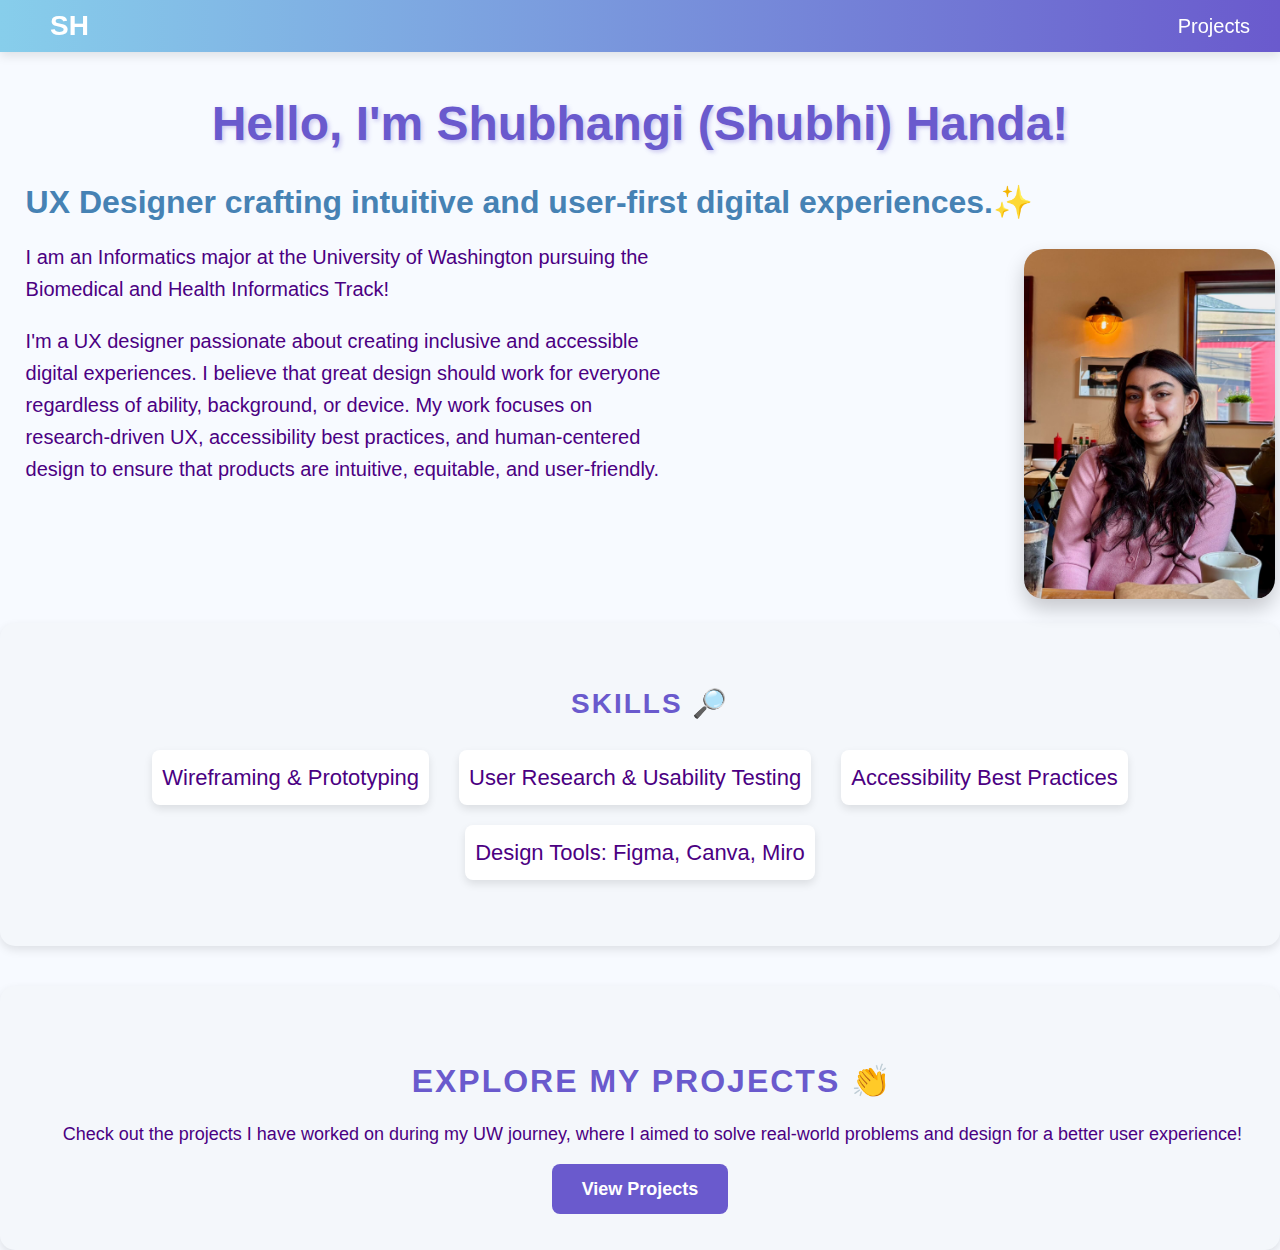
<file: index.html>
<!DOCTYPE html>
<html lang="en">
<head>
    <meta charset="utf-8">
    <meta name="author" content="Shubhangi Handa">
    <meta name="description" content="Webpage about Shubhangi Handa and UX Portfolio">
    <title>Shubhangi Handa</title>
    <link rel="stylesheet" href="style.css">
</head>
<body>
    <header>
        <nav role="navigation">
            <div class="logo"><a href="index.html" class="navigate">SH</a></div>
            <a href="projects.html" class="navigate">Projects</a>
        </nav>
      </header>
<h1>Hello, I'm Shubhangi (Shubhi) Handa!</h1>
<h2>UX Designer crafting intuitive and user-first digital experiences.✨</h2>

<section class="about-me">
<p>I am an Informatics major at the University of Washington pursuing the Biomedical and Health Informatics Track!</p>
<p>I'm a UX designer passionate about creating inclusive and accessible digital experiences. I believe that great design should work for everyone regardless of ability, background, or device. My work focuses on research-driven UX, accessibility best practices, and human-centered design to ensure that products are intuitive, equitable, and user-friendly. </p>
</section>

<img src="img\shubhihandapic.JPG" alt="Image of Shubhi Handa"></p>

<section class="skills">
    <h2>Skills 🔎</h2>
    <ul>
        <li>Wireframing & Prototyping</li>
        <li>User Research & Usability Testing</li>
        <li>Accessibility Best Practices</li>
        <li>Design Tools: Figma, Canva, Miro</li>
    </ul>
</section>

<section class="seeprojects">
    <h2>Explore My Projects 👏</h2>
    <p>Check out the projects I have worked on during my UW journey, where I aimed to solve real-world problems and design for a better user experience!</p>
    <a href="projects.html" class="btn">View Projects</a>
</section>
</body>
</html>
</file>
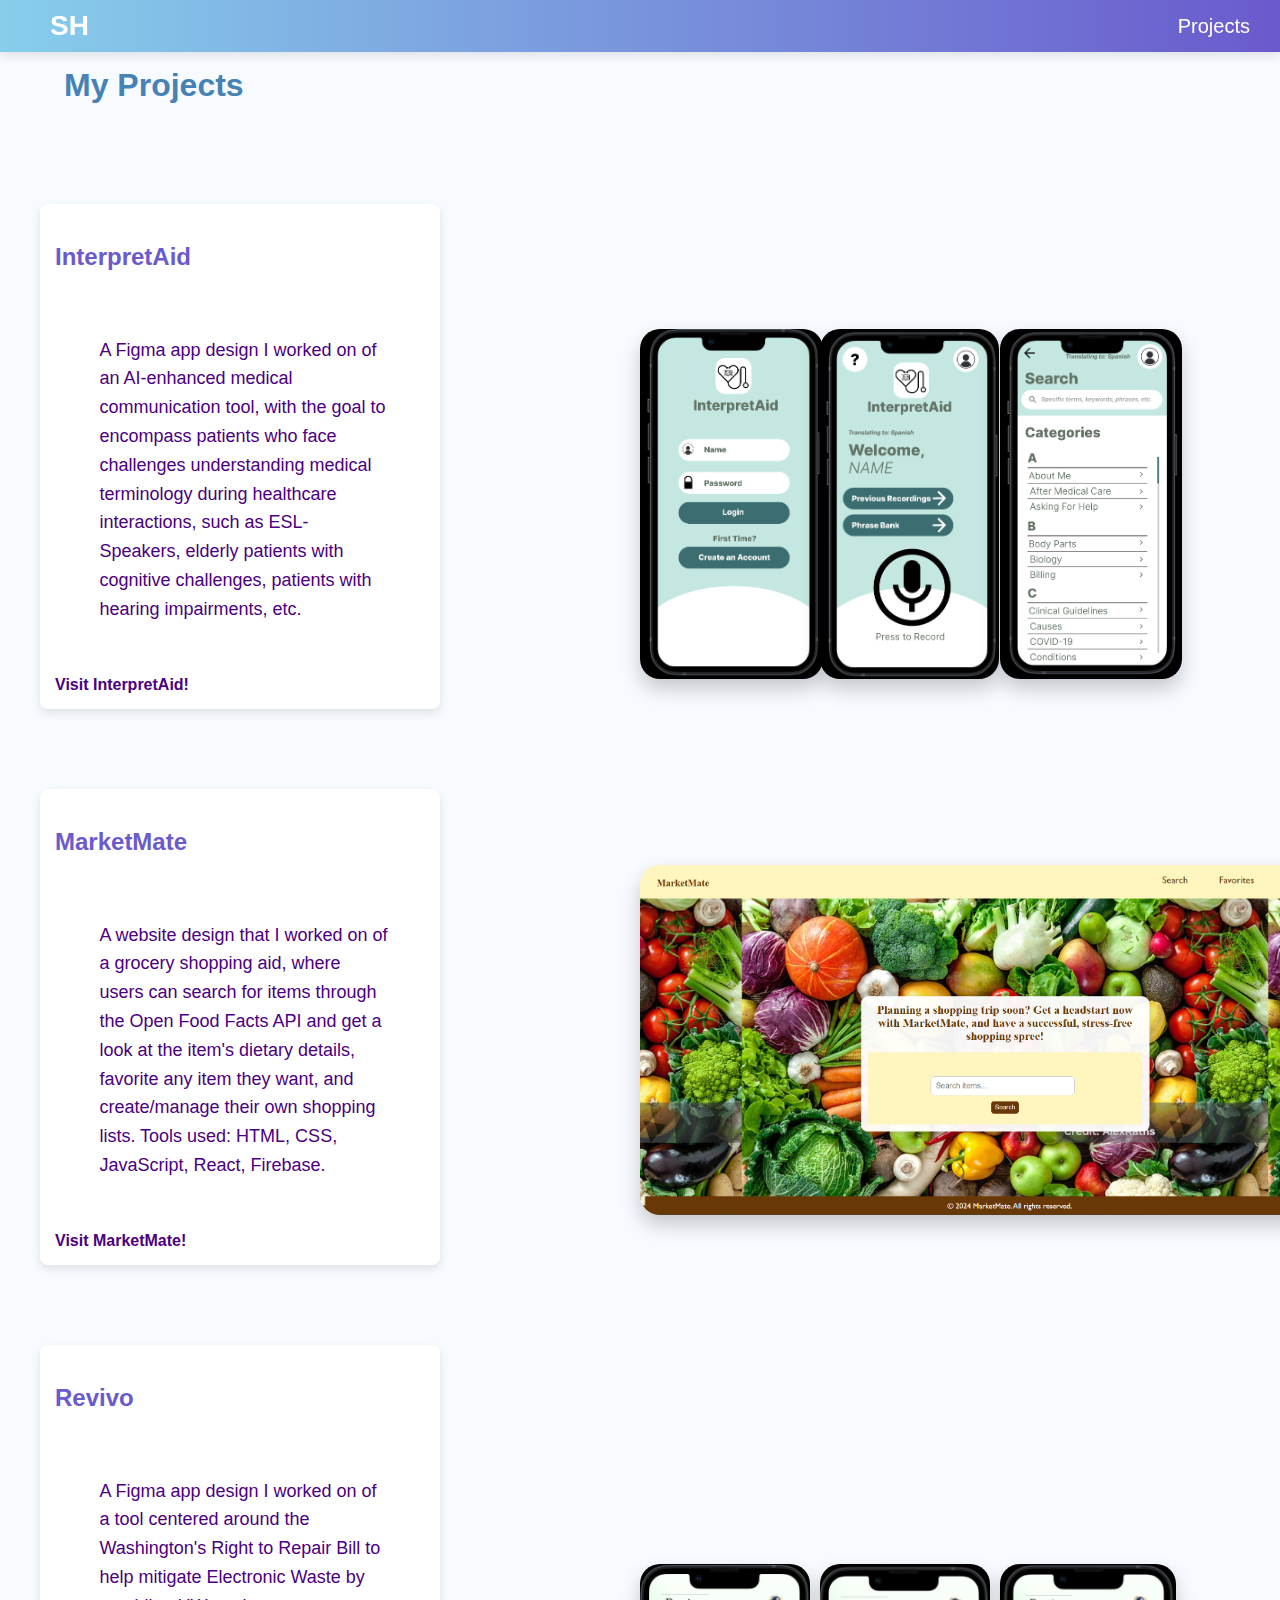
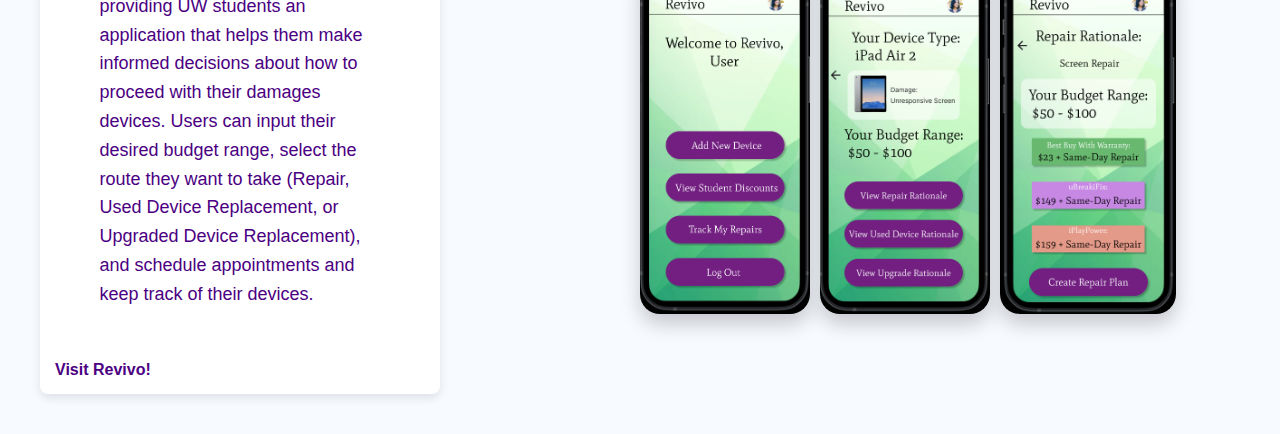
<file: projects.html>
<!DOCTYPE html>
<html lang="en">
<head>
    <meta charset="utf-8">
    <meta name="author" content="Shubhangi Handa">
    <meta name="description" content="Webpage about Shubhangi Handa and UX Portfolio">
    <title>Shubhangi Handa Projects</title>
    <link rel="stylesheet" href="style.css">
</head>
<body>
    <header>
        <nav role="navigation">
            <div class="logo"><a href="index.html" class="navigate">SH</a></div>
            <a href="projects.html" class="navigate">Projects</a>
        </nav>
      </header>

    <section class="projects">
        <h2>My Projects</h2>
        
        <div class="project-card">
            <h3>InterpretAid</h3>
            <p>A Figma app design I worked on of an AI-enhanced medical communication tool, with the goal to encompass patients who face challenges understanding medical terminology during healthcare interactions, such as ESL-Speakers, elderly patients with cognitive challenges, patients with hearing impairments, etc.</p>
            <a href="https://www.figma.com/proto/wGIjhaJvgWDik9cv9GhmOf/INFO-468?node-id=206-389&p=f&t=yrDKu70G6YcAYski-1&scaling=scale-down&content-scaling=fixed&page-id=0%3A1&starting-point-node-id=206%3A389&show-proto-sidebar=1" target="_blank">Visit InterpretAid!</a>
        </div>
        <img src="img\Interpretaid1.png" alt="Screenshot of Figma Project" class="interpretaid-image">
        <img src="img\interpretaid2.png" alt="Screenshot of Figma Project" class="interpretaid-image2">
        <img src="img\interpretaid3.png" alt="Screenshot of Figma Project" class="interpretaid-image3">

        <div class="project-card">
            <h3>MarketMate</h3>
            <p>A website design that I worked on of a grocery shopping aid, where users can search for items through the Open Food Facts API and get a look at the item's dietary details, favorite any item they want, and create/manage their own shopping lists. Tools used: HTML, CSS, JavaScript, React, Firebase.</p>
            <a href="https://marketmate-852fa.web.app/" target="_blank">Visit MarketMate!</a>
        </div>
        <img src="img\marketmatess.png" alt="Screenshot of Website Project" class="marketmate-image">

        <div class="project-card">
            <h3>Revivo</h3>
            <p>A Figma app design I worked on of a tool centered around the Washington's Right to Repair Bill to help mitigate Electronic Waste by providing UW students an application that helps them make informed decisions about how to proceed with their damages devices. Users can input their desired budget range, select the route they want to take (Repair, Used Device Replacement, or Upgraded Device Replacement), and schedule appointments and keep track of their devices. </p>
            <a href="https://www.figma.com/proto/0FlEqTnLaHVyFTnfLRvJ4r/Revivo?node-id=189-1318&starting-point-node-id=189%3A1318&t=KUo39eZOcSBiTTgb-1" target="_blank">Visit Revivo!</a>
        </div>
        <img src="img\Revivo1.png" alt="Screenshot of Figma Project" class="Revivo1-image">
        <img src="img\Revivo2.png" alt="Screenshot of Figma Project" class="Revivo2-image2">
        <img src="img\Revivo3.png" alt="Screenshot of Figma Project" class="Revivo3-image3">
    </section>
</file>
<file: style.css>
body {
    height: 100%;
    font-family: 'Poppins', sans-serif;
    margin: 0;
    background-color: #f7faff;
    color: #333;
}

main {
    text-align: center;
    padding: 100px 10%;
}

h1 {
    color: #6A5ACD;
    padding-top: 5%;
    font-size: 48px;
    font-weight: 800;
    text-shadow: 2px 2px 4px rgba(106, 90, 205, 0.3);
    animation: fadeIn 1s ease-in-out;
    text-align: center;
}

h2 {
    color: #4682B4;
    font-size: 32px;
    font-weight: 700;
    margin-bottom: 20px;
    margin-left: 2%;
}

p {
    max-width: 50%;
    color: #4B0082;
    font-size: 20px;
    font-weight: 500;
    line-height: 1.6;
    margin-left: 2%;
}

/* Navbar */
nav {
    position: fixed;
    width: 100%;
    top: 0;
    background: linear-gradient(to right, #87CEEB, #6A5ACD);
    display: flex;
    justify-content: space-between;
    align-items: center;
    padding: 10px 30px;
    font-size: 20px;
    box-shadow: 0px 4px 10px rgba(0, 0, 0, 0.1);
    box-sizing: border-box;
}

.logo {
    font-size: 28px;
    font-weight: bold;
    color: white;
}

.navigate {
    color: white;
    margin-left: 20px;
    text-decoration: none;
    transition: all 0.3s ease;
}

.navigate:hover {
    text-decoration: underline;
    color: #FFD700;
}

/* Skills Section */
.skills {
    background-color: #f4f7fb;
    padding: 40px 10%;
    border-radius: 15px;
    box-shadow: 0 4px 10px rgba(0, 0, 0, 0.1);
    margin-bottom: 30px;
    transition: all 0.3s ease-in-out;
}

.skills:hover {
    transform: translateY(-5px);
}

.skills h2 {
    color: #6A5ACD;
    font-size: 28px;
    font-weight: 700;
    text-align: center;
    margin-bottom: 20px;
    text-transform: uppercase;
    letter-spacing: 2px;
    animation: fadeInUp 1s ease-out;
}

.skills ul {
    list-style-type: none;
    padding: 0;
    display: flex;
    flex-wrap: wrap;
    justify-content: center;
}

.skills li {
    max-width: 45%;
    color: #4B0082;
    font-size: 22px;
    font-weight: 500;
    line-height: 1.6;
    margin: 10px 15px;
    padding: 10px;
    background-color: #fff;
    border-radius: 8px;
    box-shadow: 0px 4px 8px rgba(0, 0, 0, 0.1);
    transition: all 0.3s ease-in-out;
}

.skills li:hover {
    transform: scale(1.05);
    background-color: #6A5ACD;
    color: white;
    box-shadow: 0px 6px 15px rgba(0, 0, 0, 0.2);
}

@keyframes fadeInUp {
    from {
        opacity: 0;
        transform: translateY(30px);
    }
    to {
        opacity: 1;
        transform: translateY(0);
    }
}

/* Image Styling */
img {
    max-height: 350px;
    border-radius: 20px;
    margin-left: 80%;
    margin-top: -20%;
    box-shadow: 0 10px 20px rgba(0, 0, 0, 0.2);
    transition: transform 0.3s ease-in-out;
}

img:hover {
    transform: scale(1.05);
}

/* Animations */
@keyframes fadeIn {
    from { opacity: 0; transform: translateY(-20px); }
    to { opacity: 1; transform: translateY(0); }
}

/* See Projects Section */
.seeprojects {
    background-color: #f4f7fb;
    padding: 50px 20px;
    border-radius: 15px;
    text-align: center;
    box-shadow: 0 4px 10px rgba(0, 0, 0, 0.1);
    margin-top: 40px;
    transition: transform 0.3s ease-in-out;
}

.seeprojects:hover {
    transform: translateY(-5px);
}

.seeprojects h2 {
    font-size: 32px;
    color: #6A5ACD;
    font-weight: 700;
    margin-bottom: 20px;
    text-transform: uppercase;
    letter-spacing: 2px;
    animation: fadeInUp 1s ease-out;
}


.seeprojects p {
    font-size: 18px;
    color: #4B0082;
    font-weight: 400;
    margin-bottom: 30px;
    max-width: 100%;
}

.seeprojects .btn {
    background-color: #6A5ACD;
    color: white;
    padding: 15px 30px;
    font-size: 18px;
    text-decoration: none;
    border-radius: 8px;
    font-weight: 600;
    transition: background-color 0.3s ease-in-out;
}

.seeprojects .btn:hover {
    background-color: #4B0082;
    box-shadow: 0 4px 10px rgba(0, 0, 0, 0.2);
}

/* Keyframe Animation for Heading */
@keyframes fadeInUp {
    from {
        opacity: 0;
        transform: translateY(30px);
    }
    to {
        opacity: 1;
        transform: translateY(0);
    }
}

/* Projects Section Styling */
.projects {
    display: flex;
    flex-wrap: wrap; /* Allows the cards to wrap into the next row */
    justify-content: space-between; /* Space between the cards */
    margin: 20px;
    padding: 20px;
}

.project-card {
    background-color: #fff;
    border-radius: 8px;
    box-shadow: 0 4px 10px rgba(0, 0, 0, 0.1);
    width: 50%; /* Each card takes up 48% of the container’s width */
    padding: 15px;
    transition: transform 0.3s ease-in-out;
    min-height: 300px; /* Ensures there's enough height for image and content */
    display: flex;
    flex-direction: column;
    margin-top: 80px;
    margin-right: 800px;
}

.project-card:hover {
    transform: translateY(-5px);  /* Hover effect for the cards */
}

.interpretaid-image {
    max-height: 350px;
    border-radius: 20px;
    margin-left: 50%;
    margin-top: -380px;
}

.interpretaid-image2 {
    max-height: 350px;
    border-radius: 20px;
    margin-left: 65%;
    margin-top: -380px;
}

.interpretaid-image3 {
    max-height: 350px;
    border-radius: 20px;
    margin-left: 80%;
    margin-top: -380px;
}


.marketmate-image {
    max-height: 350px;
    border-radius: 20px;
    margin-left: 50%;
    margin-top: -400px;
}

.Revivo1-image {
    max-height: 350px;
    border-radius: 20px;
    margin-left: 50%;
    margin-top: -430px;
}

.Revivo2-image2 {
    max-height: 350px;
    border-radius: 20px;
    margin-left: 65%;
    margin-top: -430px;
}

.Revivo3-image3 {
    max-height: 350px;
    border-radius: 20px;
    margin-left: 80%;
    margin-top: -430px;
}

.project-card h3 {
    font-size: 1.5rem;
    color: #6A5ACD;
    margin-bottom: 10px;
}

.project-card p {
    color: #4B0082;
    font-size: 18px;
    margin-bottom: 15px;
    max-width: max-content;
    padding: 10%;
}

.project-card a {
    color: #4B0082;
    text-decoration: none;
    font-weight: bold;
    transition: color 0.2s ease-in-out;
}

.project-card a:hover {
    color: #6A5ACD;
}
</file>
